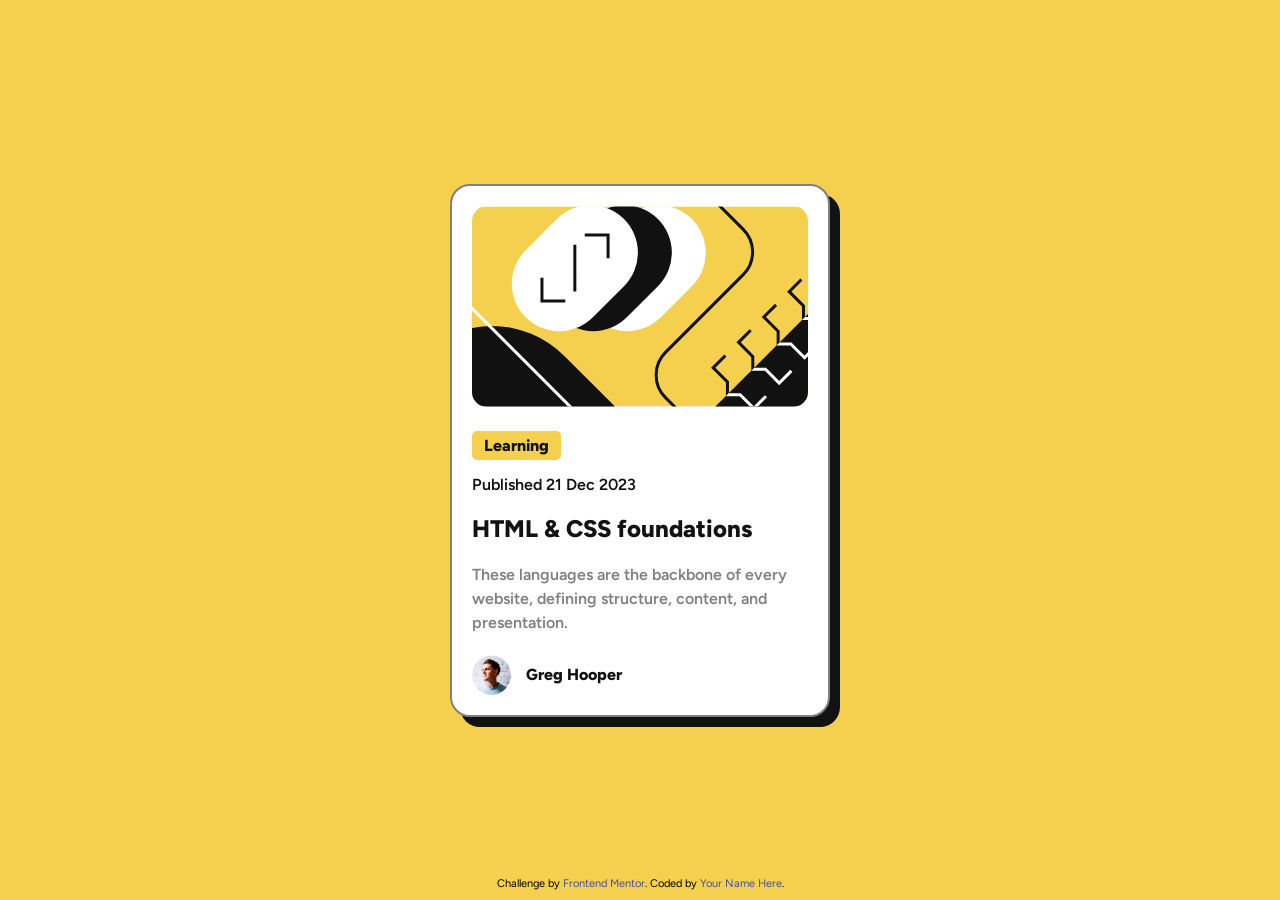
<file: blog-preview-card-main/index.html>
<!DOCTYPE html>
<html lang="en">
  <head>
    <meta charset="UTF-8" />
    <meta name="viewport" content="width=device-width, initial-scale=1.0" />
    <!-- displays site properly based on user's device -->

    <link
      rel="icon"
      type="image/png"
      sizes="32x32"
      href="./assets/images/favicon-32x32.png"
    />
    <link rel="stylesheet" href="style.css" />

    <title>Frontend Mentor | Blog preview card</title>

    <!-- Feel free to remove these styles or customise in your own stylesheet 👍 -->
    <style>
      .attribution {
        font-size: 11px;
        text-align: center;
        position: fixed;
        bottom: 10px;
      }
      .attribution a {
        color: hsl(228, 45%, 44%);
      }
    </style>
  </head>
  <body>
    <section>
      <div class="card">
        <div class="img-container">
          <img
            src="assets/images/illustration-article.svg"
            alt="illustration-article"
            srcset=""
          />
        </div>
        <div class="button-container">
          <a href="#" class="button weight-800">Learning</a>
          <p class="weight-600">Published 21 Dec 2023</p>
        </div>
        <div class="heading-container">
          <h1 class="weight-800">HTML & CSS foundations</h1>
        </div>
        <div class="text-container">
          <p>
            These languages are the backbone of every website, defining
            structure, content, and presentation.
          </p>
        </div>
        <div class="author-container">
          <img src="assets/images/image-avatar.webp" alt="" />

          <div class="author-text">
            <p>Greg Hooper</p>
          </div>
        </div>
      </div>
      <div class="attribution">
        Challenge by
        <a href="https://www.frontendmentor.io?ref=challenge" target="_blank"
          >Frontend Mentor</a
        >. Coded by <a href="#">Your Name Here</a>.
      </div>
    </section>
  </body>
</html>
</file>
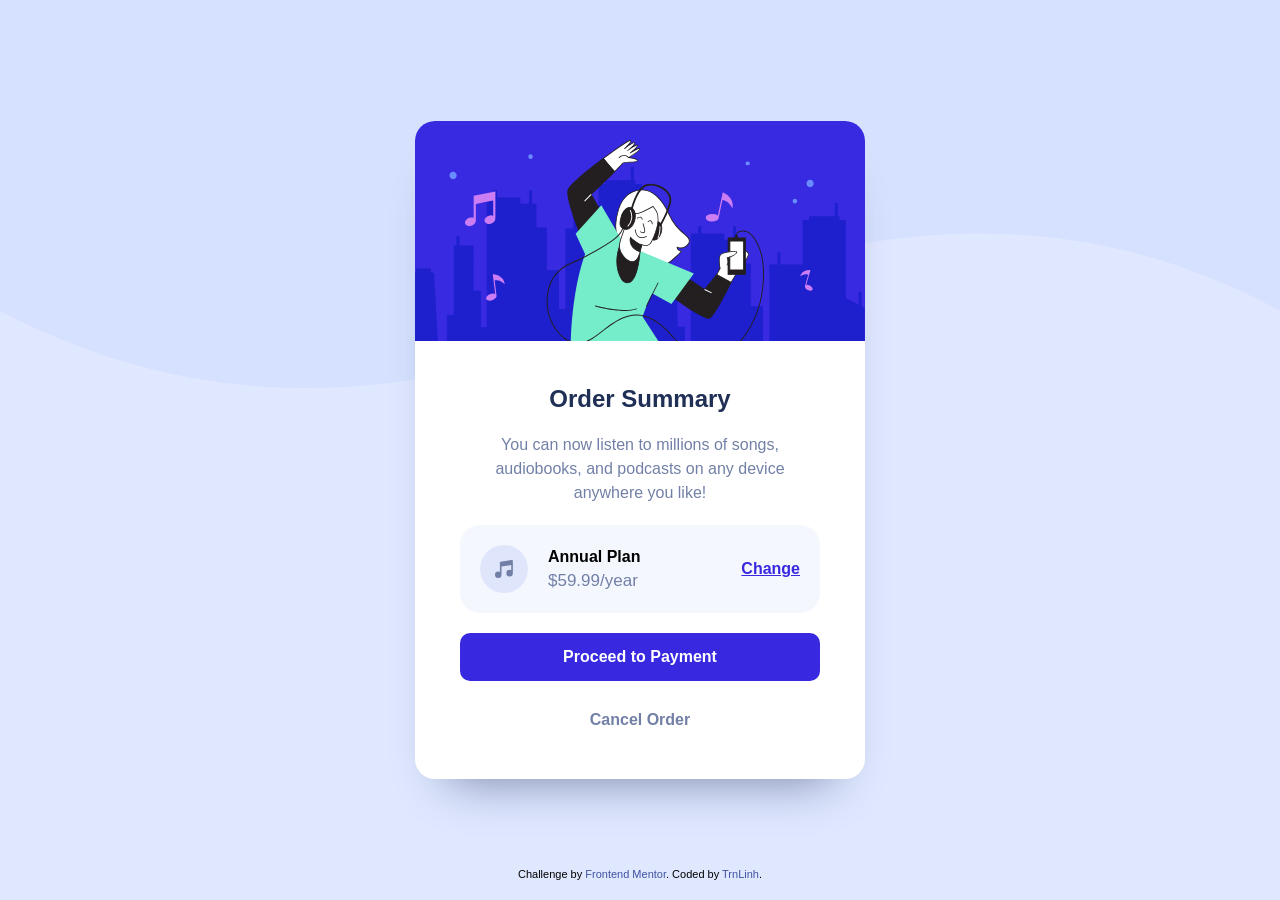
<file: Frontend-Mentor---Order-summary-card-solution.github.io-main/index.html>
<!DOCTYPE html>
<html lang="en">

<head>
  <meta charset="UTF-8">
  <meta name="viewport" content="width=device-width, initial-scale=1.0">
  <!-- displays site properly based on user's device -->

  <link rel="icon" type="image/png" sizes="32x32" href="./images/favicon-32x32.png">
  <link rel="stylesheet" href="style.css">
  <title>Frontend Mentor | Order summary card</title>

  <!-- Feel free to remove these styles or customise in your own stylesheet 👍 -->
  
</head>

<body>
  <section>
    <div class="wrap">
      <div class="card">
        <img src="images/illustration-hero.svg" alt="img" class="music">
        <div class="content-container">
          <h1 class="title">
            Order Summary
          </h1>
          <p class="paragrap">
            You can now listen to millions of songs, audiobooks, and podcasts on any
            device anywhere you like!
          </p>
          <div class="annual-plan">
            <img src="images/icon-music.svg" alt="icon">
            <div class="annual-grid">
              <div class="left">
                <p class="annual-title">
                  Annual Plan
                </p>
                <p class="pay">
                  $59.99/year
                </p>
              </div>
              <div class="right">
                <a href="#"><p class="change">
                  Change
                </p></a>
              </div>
            </div>
          </div>

          <div class="payment">
            <a href="#">Proceed to Payment</a>
          </div>
          <div class="cancel">
            Cancel Order
          </div>
        </div>
        
      </div>
      
    </div>
    
    
    <div class="attribution">
      Challenge by <a href="https://www.frontendmentor.io?ref=challenge" target="_blank">Frontend Mentor</a>.
      Coded by <a href="https://github.com/TrnLinh">TrnLinh</a>.
    </div>
  </section>
</body>

</html>
</file>
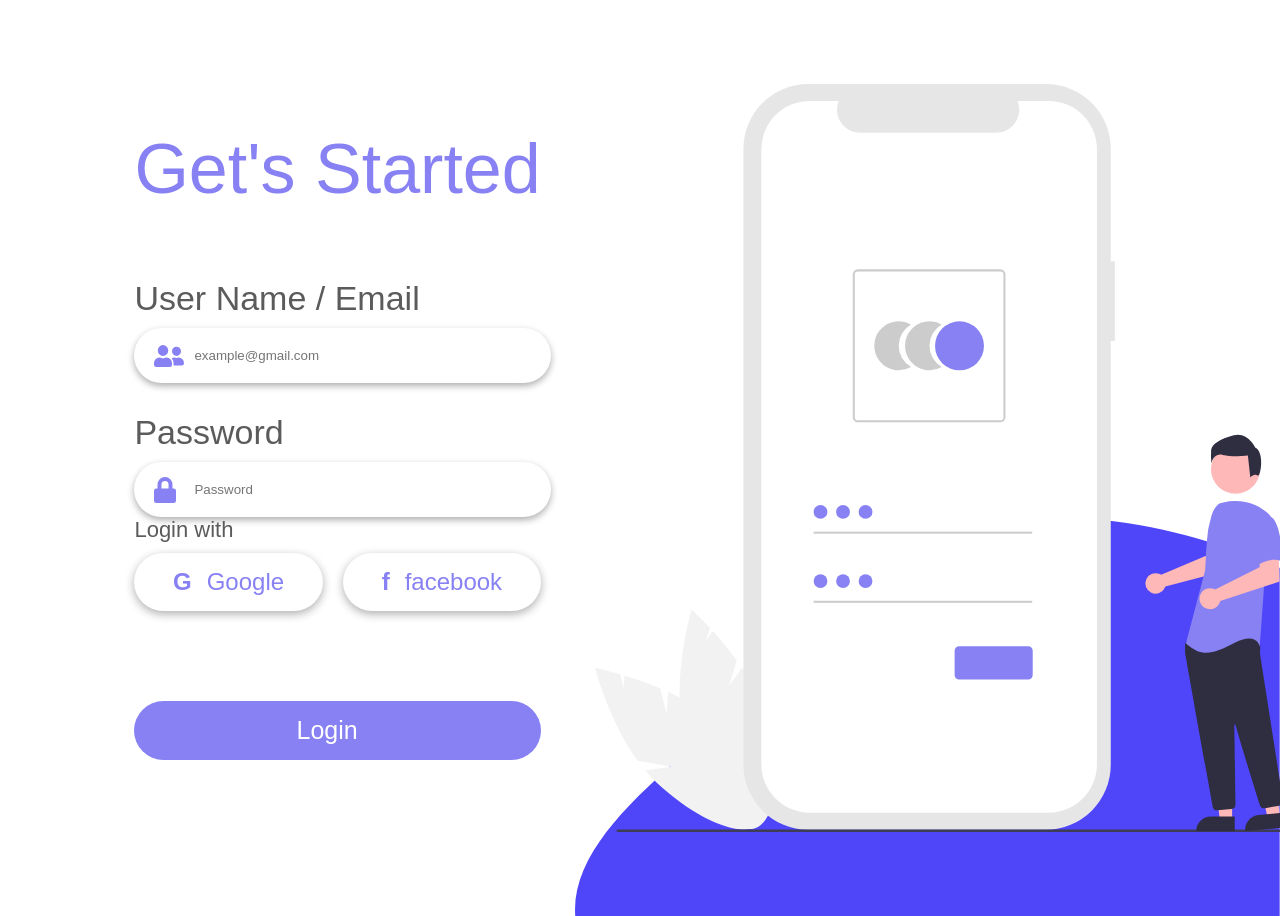
<file: login-landing-page-main/index.html>
<!DOCTYPE html>
<html lang="en">
<head>
    <meta charset="UTF-8">
    <meta http-equiv="X-UA-Compatible" content="IE=edge">
    <meta name="viewport" content="width=device-width, initial-scale=1.0">
    <link rel="stylesheet" href="style.css">
    <title>Login</title>
</head>
<body>
    <section>
        <div class="wrap">
            <div class="main-content">
                <div class="left">
                    <div class="header">
                        <p>Get's Started</p>
                    </div>
                    <div class="form-container">
                        <form action="login">
                            <label for="username" class="user-title">User Name / Email</label>
                            <input type="text" name="username" id="user" placeholder="example@gmail.com" class="box username" required>
                            <label for="password" class="pass-title">Password</label>
                            <input type="text" name="password" id="pass" placeholder="Password" class="box password">
                            <label for="login-external" class="lable-min">Login with</label>
                            <div class="login-with-wrap">
                                <a href="#" class="google"><span>G</span> Google</a>
                                <a href="#" class="facebook"><span>f</span> facebook</a>
                            </div>
                            <input type="button" value="Login   "  placeholder="Login">
                        </form>
                    </div>
                </div>
                <div class="right">
                    <img src="img/login.svg" alt="">
                </div>
            </div>
        </div>
    </section>
</body>
</html>
</file>
<file: blog-preview-card-main/style.css>
@import url('https://fonts.googleapis.com/css2?family=Figtree:ital,wght@0,300..900;1,300..900&display=swap');

:root {

    /* Colors */
    --yellow: hsl(47, 88%, 63%);
    --black: hsl(0, 0%, 7%);
    --white: hsl(0, 0%, 100%);
    --grey: hsl(0, 0%, 50%);


    /* Font */
    --font: 16px;
    --weight-600: 600;
    --weight-800: 800;
}

* {
    margin: 0;
    padding: 0;
    text-decoration: none;
    list-style: none;
}

*,
*::before,
*::after {
    box-sizing: border-box;
}

body {
    font-family: 'Figtree', sans-serif;
    background-color: var(--yellow);
    font-size: var(--font);
}

section {
    display: flex;
    flex-direction: column;
    align-items: center;
    justify-content: center;
    min-height: 100vh;   
}



.card{
    display: flex;
    flex-direction: column;
    background-color: var(--white);
    border-radius: 20px;
    border: 2px solid var(--grey);
    box-shadow: 10px 10px var(--black);
    gap: 20px;    
    padding: 20px;
    width: min-content;
}

.img-container img {
    border-radius: 15px;
}
.button-container {
    display: flex;
    gap: 15px;
    flex-direction: column;
}

.button-container a{
    background-color: var(--yellow);
    width: min-content;
    padding: 5px 12px;
    color: var(--black);
    border-radius: 5px;
}

.button-container p {
    color: var(--black);
}

.heading-container h1 {
    color: var(--black);
    font-size: 1.5rem;
}

.heading-container h1:hover {
    color: var(--yellow);
}

.text-container p {
    color: var(--grey);
    font-weight: var(--weight-600);
    line-height: 1.5;
    
}

.author-container {
    display: flex;
    gap: 15px;
    align-items: center;
}

.author-container > img{
    border-radius: 50%;
    height: 40px;
}

.author-container p {
    color: var(--black);
    font-weight: var(--weight-800);
}

.weight-800{
    font-weight: var(--weight-800);
}

.weight-600{
    font-weight: var(--weight-600);
}

@media screen and (max-width: 375px){
    *{
        font-size: 14px;
    }

    section{
        margin: 0 auto;
        width: calc(100% - 45px);
    }
    .card,
    .img-container img {
        width: 100%;
    }
    .button-container{
        gap: 10px;
    }
    .card{
        gap: 15px;
    }
}
</file>
<file: Frontend-Mentor---Order-summary-card-solution.github.io-main/style.css>
@import url(https://fonts.google.com/specimen/Red+Hat+Display);

:root{

    /*Primary-color*/
    --Pale-blue: hsl(225, 100%, 94%);
    --Bright-blue: hsl(245, 75%, 52%);

    /*Neutral*/

    --Very-pale-blue: hsl(225, 100%, 98%);
    --Desaturated-blue: hsl(224, 23%, 55%);
    --Dark-blue: hsl(223, 47%, 23%);

    --paragrap: 16px;
    
    

}
*{
    padding: 0;
    margin: 0;
    text-decoration: none;
    list-style: none;
}
*, *::before, *::after {
    box-sizing: border-box;
}
body{
    background-image: url(images/pattern-background-desktop.svg);
    background-color: var(--Pale-blue);
    background-repeat: no-repeat;
    background-size: contain;
    font-family: 'Red Hat Display', sans-serif;
    
}
section{
    display: flex;
    justify-content: center;
    align-items: center;
    height: 100vh;
}
.wrap{
    background-color: white;
    border-radius: 20px;
    text-align: center;
    max-width:min-content;
    box-shadow: 
    0 2rem 3rem -2rem  var(--Desaturated-blue);
}
.content-container{
    margin: 0 auto;
    width: 80%;
}

.music{
    border-radius: 20px 20px 0 0;
    
}
.title{
    font-weight: 900;
    margin-top: 40px;
    color: var(--Dark-blue);
    margin-bottom: 20px;
}
.paragrap{
    font-size: 1rem;
    color: var(--Desaturated-blue);
    font-weight: 500;
    line-height: 1.5;
}
.annual-plan{
    background-color: var(--Very-pale-blue);
    display: flex;
    padding: 20px;
    border-radius: 20px;
    margin: 20px 0;
}
.annual-grid{
    display: grid;
    grid-template-columns: auto auto;
    width: 100%;
    
}
.left{
 display: grid;
 text-align: left;
 align-items: center;
 margin-left: 20px;
 
}
.annual-title{
    font-weight: 600;
}
.pay{
    color: var(--Desaturated-blue);
    font-weight: 500;
    font-size: 17px;
}

.right{
    text-align: right;
    display: grid;
    align-items: center;
}
.change{
    color: var(--Bright-blue);
    text-decoration: underline;
    font-weight: 700;
}
.change:hover{
    opacity: 0.8;
    text-decoration: none;
}
.payment{
 background-color: var(--Bright-blue);
 border-radius: 10px;
 padding: 15px;
 margin-bottom: 30px;

}
.payment:hover{
    opacity: 0.8;
}
.payment a{
    color: white;
    font-weight: 700;
}

.cancel{
    margin-bottom: 50px;
    font-weight: 700;
    color: var(--Desaturated-blue);
}
.cancel:hover{
    color: black;
}
.attribution {
    font-size: 11px;
    text-align: center;
    display: block;
    position:fixed;
    bottom: 20px;
}
.attribution a {
 color: hsl(228, 45%, 44%);
}

@media (max-width: 400px) {
    body{
        background-image: url(images/pattern-background-mobile.svg);
    }
    .wrap{
        max-width: 90%;
    }
    .content-container{
        width: 90%;
    }
    .music{
        width: 100%;
    }
    .attribution{
        bottom: 10px;
    }
}
</file>
<file: login-landing-page-main/style.css>
:root{
    --main-blue: #8781f3;
    --hover-blue: #4F45F9;
    --main-grey: #5B5B5B;
    --light-gray: #B2AEAE;
    --shadow: rgba(0, 0, 0, 0.32);



}
body{
    font-family: 'Segoe UI', Tahoma, Geneva, Verdana, sans-serif;
    background-image: url(img/Scroll\ Group\ 1.svg);
    background-repeat: no-repeat ;
    background-position: bottom right;
    overflow: hidden;
    
}
.wrap{
    margin: 0 auto;
    width: 80%;
    min-height: 100vh;
    display: grid;
    align-content: center;
}
.main-content{
    display: grid;
    grid-template-columns: 40% auto;
}
.left{
    width: max-content;
}
.header p{
    font-size: 70px;
    margin-top: 5vh;
    margin-botom: 10vh;
    color: var(--main-blue);
}

.form-container form .user-title,
.form-container form .pass-title{
    display: block;
    font-size: 34px;
    color: var(--main-grey);
    margin-bottom: 10px;
    font-size: 34px;
    margin-top: 30px;
}
.form-container form .lable-min{
    font-size: 22px;
    color: var(--main-grey);
    margin-top:20px;
    
}
input[type='text']{
    border: 0;
    box-shadow: 0px 3px 7px  var(--shadow);
    width: 100%;
    padding: 20px 10px 20px 0 ;
    border-radius: 40px;
    outline: none;
    text-indent: 60px;
    background-repeat: no-repeat;
    background-position:center left 20px;
}

.username{
    background-image: url(img/Icon\ awesome-user-friends.svg);
}
.password{
    background-image: url(img/Icon\ awesome-lock.svg);
    -webkit-text-security: disc;
}
.login-with-wrap{
    width: 100%;
    margin-top: 10px;
    display: grid;
    grid-template-columns: auto auto;
    gap: 5%;
    font-size: 24px;
}
.google,
.facebook{
    box-shadow: 0 3px 10px var(--shadow);
    padding: 15px 30px ;
    border-radius: 40px;
    display: flex;
    align-items: center;
    justify-content: center;
    color: var(--main-blue);
    text-decoration: none;
    
}
a span{
    font-weight: 700;
    margin-right: 15px;
}
.google:hover,
.facebook:hover{
    background-color: var(--main-blue);
    color: white;
}

input[type='button']{
    width: 100%;
    border: 0;
    margin-top: 10vh;
    padding: 15px 0;
    font-size: 25px;
    color: white;
    background-color: var(--main-blue);
    border-radius: 40px;
}
input[type='button']:hover{
    background-color: var(--hover-blue);
    
}

.right{
    display: flex;
    justify-content: center;
}
</file>
